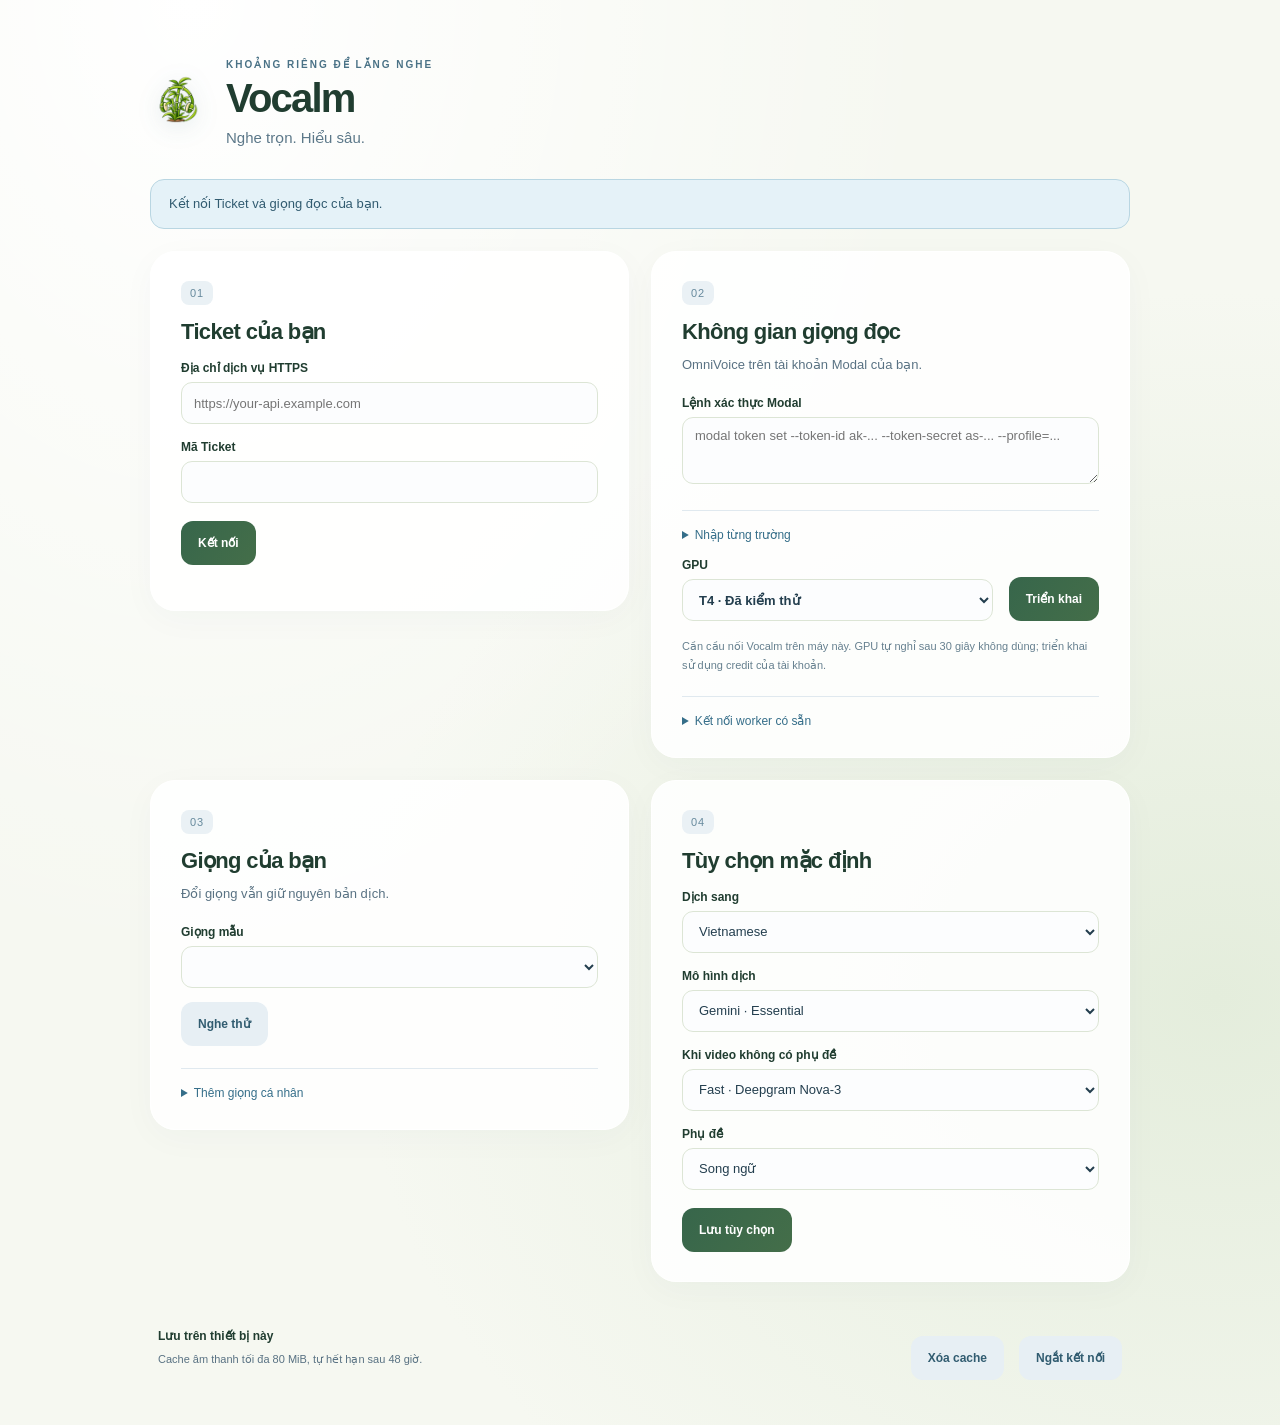
<file: extension/options.html>
<!doctype html>
<html lang="vi">
  <head>
    <meta charset="utf-8" />
    <meta name="viewport" content="width=device-width, initial-scale=1" />
    <title>Vocalm · Kết nối</title>
    <link rel="stylesheet" href="options.css" />
    <link rel="stylesheet" href="voice-picker.css" />
  </head>
  <body>
    <main>
      <header>
        <img src="icons/icon-128.png" width="56" height="56" alt="" />
        <div>
          <span class="eyebrow">KHOẢNG RIÊNG ĐỂ LẮNG NGHE</span>
          <h1>Vocalm</h1>
          <p>Nghe trọn. Hiểu sâu.</p>
        </div>
      </header>
      <div id="status" role="status" aria-live="polite">
        Kết nối Ticket và giọng đọc của bạn.
      </div>
      <div class="grid">
        <section>
          <span class="number">01</span>
          <h2>Ticket của bạn</h2>
          <form id="access-form">
            <label for="backend">Địa chỉ dịch vụ HTTPS</label
            ><input
              id="backend"
              type="url"
              required
              placeholder="https://your-api.example.com"
              autocomplete="url"
            /><label for="ticket">Mã Ticket</label
            ><input
              id="ticket"
              type="password"
              required
              minlength="16"
              autocomplete="off"
            /><button class="primary">Kết nối</button>
          </form>
          <p id="expiry" class="note"></p>
        </section>
        <section>
          <span class="number">02</span>
          <h2>Không gian giọng đọc</h2>
          <p>OmniVoice trên tài khoản Modal của bạn.</p>
          <form id="deploy-form">
            <label for="command">Lệnh xác thực Modal</label
            ><textarea
              id="command"
              rows="3"
              spellcheck="false"
              placeholder="modal token set --token-id ak-... --token-secret as-... --profile=..."
            ></textarea>
            <details>
              <summary>Nhập từng trường</summary>
              <label for="token-id">Token ID</label
              ><input id="token-id" autocomplete="off" /><label
                for="token-secret"
                >Token secret</label
              ><input id="token-secret" type="password" autocomplete="off" />
            </details>
            <div class="row">
              <label
                >GPU<select id="gpu">
                  <option value="T4">T4 · Đã kiểm thử</option>
                  <option value="L4">L4 · Tùy khả dụng</option>
                </select></label
              ><button class="primary" id="deploy">Triển khai</button>
            </div>
          </form>
          <p class="note">
            Cần cầu nối Vocalm trên máy này. GPU tự nghỉ sau 30 giây không dùng;
            triển khai sử dụng credit của tài khoản.
          </p>
          <div id="deployment" role="status"></div>
          <details>
            <summary>Kết nối worker có sẵn</summary>
            <form id="endpoint-form">
              <label for="endpoint">Modal HTTPS endpoint</label
              ><input id="endpoint" type="url" required /><label for="proxy-id"
                >Workspace proxy key</label
              ><input
                id="proxy-id"
                required
                autocomplete="off"
                placeholder="wk-..."
              /><label for="proxy-secret">Workspace proxy secret</label
              ><input
                id="proxy-secret"
                type="password"
                required
                autocomplete="off"
                placeholder="ws-..."
              /><button class="secondary">Kiểm tra & kết nối</button>
            </form>
          </details>
        </section>
        <section>
          <span class="number">03</span>
          <h2>Giọng của bạn</h2>
          <p>Đổi giọng vẫn giữ nguyên bản dịch.</p>
          <label for="voice">Giọng mẫu</label
          ><select id="voice"></select
          ><button class="secondary" id="preview">Nghe thử</button
          ><audio id="sample" controls hidden></audio>
          <details>
            <summary>Thêm giọng cá nhân</summary>
            <form id="voice-form">
              <label for="wav">Mẫu WAV · 1–30 giây</label
              ><input
                id="wav"
                type="file"
                accept=".wav,audio/wav"
                required
              /><label for="reference-text">Lời nói chính xác trong mẫu</label
              ><textarea
                id="reference-text"
                maxlength="1200"
                rows="3"
                required
              ></textarea
              ><label class="check"
                ><input id="consent" type="checkbox" required />Tôi có quyền sử
                dụng giọng này.</label
              ><button class="secondary">Lưu giọng</button>
            </form>
          </details>
        </section>
        <section>
          <span class="number">04</span>
          <h2>Tùy chọn mặc định</h2>
          <form id="defaults-form">
            <label for="language">Dịch sang</label
            ><select id="language">
              <option value="vi">Vietnamese</option>
              <option value="en">English</option>
              <option value="ja">Japanese</option>
              <option value="ko">Korean</option>
              <option value="zh">Chinese</option>
              <option value="fr">French</option>
              <option value="de">German</option>
              <option value="es">Spanish</option></select
            ><label for="model">Mô hình dịch</label
            ><select id="model">
              <option value="basic">Gemini · Essential</option>
              <option value="advanced">Gemini · Advanced</option>
              <option value="deepseek">DeepSeek</option></select
            ><label for="asr">Khi video không có phụ đề</label
            ><select id="asr">
              <option value="fast">Fast · Deepgram Nova-3</option>
              <option value="quality">Quality · Qwen3-ASR</option></select
            ><label for="subtitle-mode">Phụ đề</label
            ><select id="subtitle-mode">
              <option value="bilingual">Song ngữ</option>
              <option value="translated">Bản dịch</option>
              <option value="original">Bản gốc</option></select
            ><button class="primary">Lưu tùy chọn</button>
          </form>
        </section>
      </div>
      <footer>
        <div>
          <strong>Lưu trên thiết bị này</strong>
          <p>Cache âm thanh tối đa 80 MiB, tự hết hạn sau 48 giờ.</p>
        </div>
        <button id="clear" class="secondary">Xóa cache</button
        ><button id="disconnect" class="secondary">Ngắt kết nối</button>
      </footer>
    </main>
    <script src="lib/core.js"></script>
    <script src="lib/voice-picker.js"></script>
    <script src="options.js"></script>
  </body>
</html>
</file>
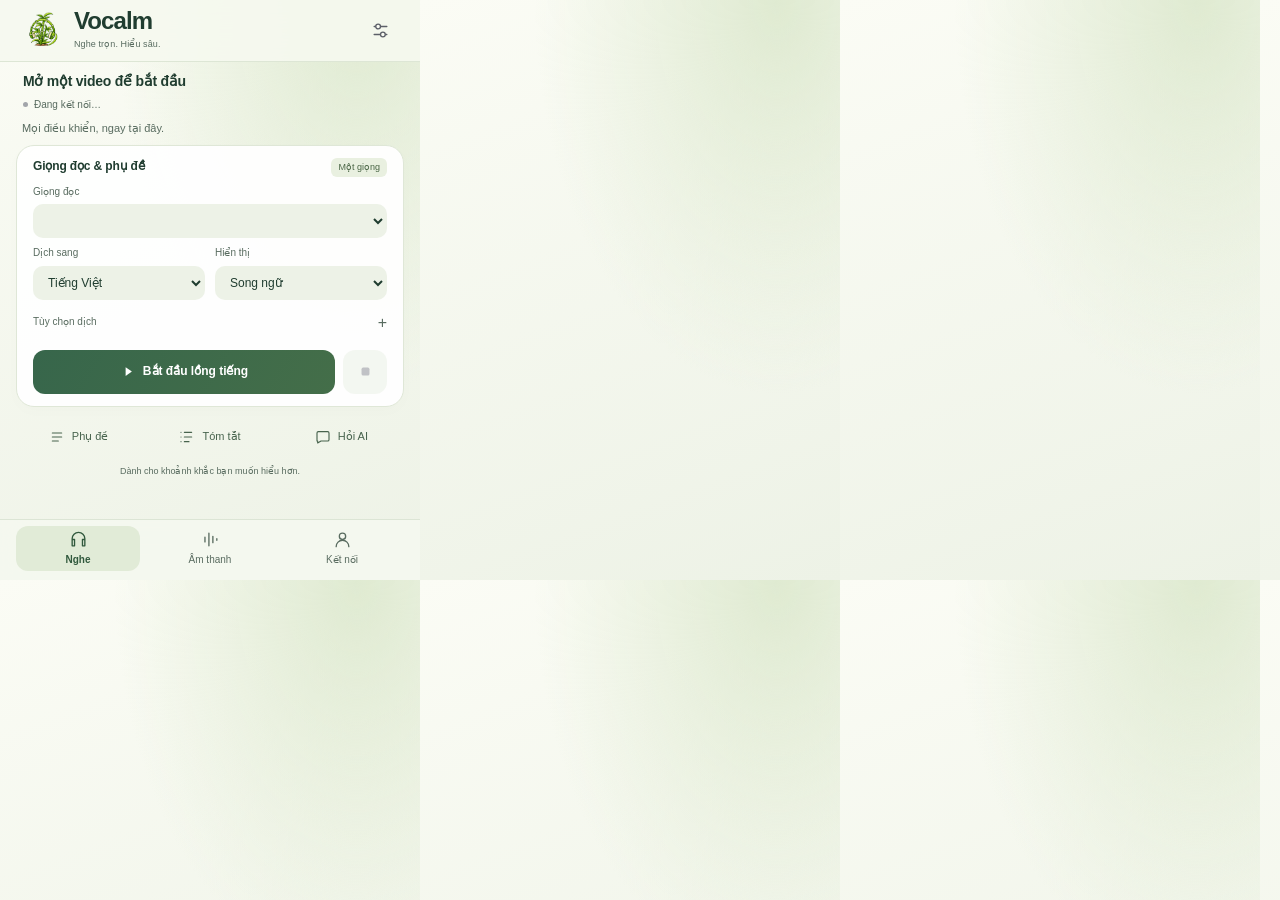
<file: extension/popup.html>
<!doctype html>
<html lang="vi">
  <head>
    <meta charset="utf-8" />
    <meta name="viewport" content="width=device-width, initial-scale=1" />
    <title>Vocalm</title>
    <link rel="stylesheet" href="popup.css" />
    <link rel="stylesheet" href="voice-picker.css" />
  </head>
  <body>
    <header class="topbar">
      <div class="brand">
        <img src="icons/icon-128.png" width="34" height="34" alt="" />
        <div>
          <h1>Vocalm</h1>
          <span>Nghe trọn. Hiểu sâu.</span>
        </div>
      </div>
      <button
        id="settings"
        class="icon-button"
        aria-label="Cài đặt"
        title="Cài đặt"
      >
        <svg viewBox="0 0 24 24">
          <path d="M4 7h16M4 17h16" />
          <circle cx="9" cy="7" r="3" />
          <circle cx="15" cy="17" r="3" />
        </svg>
      </button>
    </header>
    <main id="home">
      <section class="now-playing">
        <span class="eyebrow">VIDEO HIỆN TẠI</span>
        <h2 id="video-title">Mở một video để bắt đầu</h2>
        <div class="connection">
          <span id="connection-dot"></span
          ><span id="connection-text">Đang kết nối…</span>
        </div>
      </section>
      <div id="status" role="status" aria-live="polite">
        Mọi điều khiển, ngay tại đây.
      </div>
      <section class="card" id="listen-view">
        <div class="section-heading">
          <h3>Giọng đọc & phụ đề</h3>
          <span class="pill">Một giọng</span>
        </div>
        <label class="field" for="voice"
          >Giọng đọc<select id="voice"></select
        ></label>
        <div class="two-columns">
          <label class="field" for="language"
            >Dịch sang<select id="language">
              <option value="vi">Tiếng Việt</option>
              <option value="en">English</option>
              <option value="ja">日本語</option>
              <option value="ko">한국어</option>
              <option value="zh">中文</option>
              <option value="fr">Français</option>
              <option value="de">Deutsch</option>
              <option value="es">Español</option>
            </select></label
          ><label class="field" for="mode"
            >Hiển thị<select id="mode">
              <option value="bilingual">Song ngữ</option>
              <option value="translated">Bản dịch</option>
              <option value="original">Bản gốc</option>
              <option value="off">Ẩn phụ đề</option>
            </select></label
          >
        </div>
        <details class="advanced">
          <summary>Tùy chọn dịch</summary>
          <label class="field"
            >Mô hình<select id="model">
              <option value="basic">Gemini · Cơ bản</option>
              <option value="advanced">Gemini · Nâng cao</option>
              <option value="deepseek">DeepSeek</option>
            </select></label
          ><label class="field"
            >Video không có phụ đề<select id="asr">
              <option value="fast">Nhanh · Deepgram</option>
              <option value="quality">Chất lượng · Qwen ASR</option>
            </select></label
          >
          <div class="import-row">
            <label class="file-button"
              ><svg viewBox="0 0 24 24">
                <path d="M12 16V4m-4 4 4-4 4 4M5 15v5h14v-5" /></svg
              ><span id="file-name">Nhập phụ đề .srt</span
              ><input id="srt" type="file" accept=".srt" /></label
            ><label class="check"
              ><input id="translated" type="checkbox" />Đã dịch</label
            >
          </div>
        </details>
        <div class="play-actions">
          <button id="start" class="primary">
            <svg viewBox="0 0 24 24"><path d="m9 5 10 7-10 7Z" /></svg
            ><span>Bắt đầu lồng tiếng</span></button
          ><button
            id="stop"
            class="stop"
            aria-label="Dừng lồng tiếng"
            title="Dừng"
            disabled
          >
            <svg viewBox="0 0 24 24">
              <rect x="7" y="7" width="10" height="10" rx="2" />
            </svg>
          </button>
        </div>
        <button id="use-asr" class="fallback-action" hidden>
          Dùng ASR cho video này
        </button>
      </section>
      <section class="card mixer" id="sound-view" hidden>
        <div class="section-heading">
          <h3>Âm thanh</h3>
          <span class="caption">Theo cách bạn nghe</span>
        </div>
        <label class="slider-label" for="original"
          ><span>Video gốc</span><output id="original-value">20%</output></label
        ><input id="original" type="range" min="0" max="100" value="20" /><label
          class="slider-label"
          for="dub"
          ><span>Giọng lồng tiếng</span
          ><output id="dub-value">100%</output></label
        ><input id="dub" type="range" min="0" max="100" value="100" />
        <details class="advanced">
          <summary>Nhạc nền</summary>
          <select id="bgm" aria-label="Nhạc nền">
            <option value="">Tắt</option></select
          ><label class="slider-label" for="music"
            ><span>Âm lượng nhạc</span
            ><output id="music-value">12%</output></label
          ><input id="music" type="range" min="0" max="100" value="12" />
        </details>
      </section>
      <nav class="study-actions" aria-label="Học cùng video">
        <button data-section="transcript">
          <svg viewBox="0 0 24 24"><path d="M5 6h14M5 12h14M5 18h9" /></svg>Phụ
          đề</button
        ><button data-section="summary">
          <svg viewBox="0 0 24 24">
            <path d="M8 5h11M8 12h11M8 19h7M3 5h.01M3 12h.01M3 19h.01" /></svg
          >Tóm tắt</button
        ><button data-section="chat">
          <svg viewBox="0 0 24 24">
            <path
              d="M5 4h14a2 2 0 0 1 2 2v10a2 2 0 0 1-2 2H9l-5 3v-3H3V6a2 2 0 0 1 2-2Z"
            /></svg
          >Hỏi AI
        </button>
      </nav>
      <footer>
        <span id="ready-label">Dành cho khoảnh khắc bạn muốn hiểu hơn.</span>
      </footer>
    </main>
    <section id="preferences" hidden aria-label="Cài đặt">
      <div class="preferences-header">
        <button id="back" class="icon-button" aria-label="Quay lại">
          <svg viewBox="0 0 24 24"><path d="m14 5-7 7 7 7" /></svg>
        </button>
        <h2>Cài đặt</h2>
        <span>Lưu trên thiết bị này</span>
      </div>
      <iframe id="settings-frame" title="Cài đặt Vocalm"></iframe>
    </section>
    <nav class="bottom-nav" aria-label="Vocalm">
      <button data-view="listen" aria-pressed="true">
        <svg viewBox="0 0 24 24">
          <path d="M4 14v-3a8 8 0 0 1 16 0v3M4 12h3v8H4zM17 12h3v8h-3z" /></svg
        >Nghe</button
      ><button data-view="sound" aria-pressed="false">
        <svg viewBox="0 0 24 24"><path d="M5 9v6m5-11v16m5-12v8m5-5v2" /></svg
        >Âm thanh</button
      ><button data-view="account" aria-pressed="false">
        <svg viewBox="0 0 24 24">
          <circle cx="12" cy="8" r="4" />
          <path d="M4 21a8 8 0 0 1 16 0" /></svg
        >Kết nối
      </button>
    </nav>
    <script src="lib/core.js"></script>
    <script src="lib/voice-picker.js"></script>
    <script src="popup.js"></script>
  </body>
</html>
</file>
<file: extension/options.css>
:root {
  font-family: -apple-system, BlinkMacSystemFont, "Segoe UI", sans-serif;
  color: #203d30;
  background: #f6f8f1;
  --accent: #37664b;
  --line: #dce5d5;
}
* {
  box-sizing: border-box;
}
body {
  margin: 0;
  background:
    radial-gradient(ellipse at 15% 0, #fff, transparent 48%),
    radial-gradient(ellipse at 95% 70%, #e4eddc, transparent 50%);
  min-height: 100vh;
}
main {
  max-width: 1040px;
  padding: 54px 30px 35px;
  margin: auto;
}
header {
  display: flex;
  align-items: center;
  gap: 20px;
  margin-bottom: 28px;
}
header img {
  filter: drop-shadow(0 5px 12px #225c7226);
}
h1 {
  font-size: 40px;
  font-weight: 650;
  letter-spacing: -1.8px;
  margin: 4px 0;
}
header p {
  margin: 0;
  font-size: 15px;
  color: #5c7889;
}
.eyebrow {
  font-size: 10px;
  letter-spacing: 2px;
  font-weight: 700;
  color: #4a7286;
}
#status {
  border: 1px solid #b9d6e2;
  border-radius: 14px;
  padding: 14px 18px;
  font-size: 13px;
  color: #315b70;
  background: #e5f2f8;
  margin-bottom: 22px;
  line-height: 1.6;
}
#status[data-error="true"] {
  color: #913d30;
  background: #fae9e4;
  border-color: #e4bdb1;
}
.grid {
  display: grid;
  grid-template-columns: 1fr 1fr;
  gap: 22px;
  align-items: start;
}
section {
  padding: 29px 30px;
  border-radius: 25px;
  background: #ffffffdc;
  border: 1px solid #fff;
  box-shadow: 0 8px 35px #25485b08;
  animation: enter 0.45s cubic-bezier(0.22, 0.8, 0.22, 1) both;
}
section:nth-child(2) {
  animation-delay: 0.06s;
}
section:nth-child(3) {
  animation-delay: 0.1s;
}
.number {
  font-size: 11px;
  font-variant-numeric: tabular-nums;
  letter-spacing: 1px;
  color: #678a9d;
  display: inline-block;
  background: #eaf1f5;
  padding: 6px 9px;
  border-radius: 8px;
}
h2 {
  font-size: 22px;
  letter-spacing: -0.65px;
  margin: 14px 0 9px;
  font-weight: 600;
}
p {
  font-size: 13px;
  line-height: 1.7;
  color: #597283;
  margin: 0 0 20px;
}
label {
  font-size: 12px;
  font-weight: 600;
  display: block;
  margin: 16px 0 7px;
}
input,
select,
textarea,
button {
  font: inherit;
}
input:not([type="checkbox"]),
select,
textarea {
  width: 100%;
  border: 1px solid var(--line);
  border-radius: 11px;
  background: #fcfdfe;
  color: #233e4e;
  min-height: 42px;
  padding: 10px 12px;
  font-size: 13px;
}
textarea {
  resize: vertical;
}
input[type="file"] {
  font-size: 11px;
}
button {
  border: 0;
  cursor: pointer;
  font-weight: 600;
  border-radius: 12px;
  min-height: 44px;
  padding: 11px 17px;
  font-size: 12px;
  transition:
    transform 0.18s,
    background 0.18s;
}
button:active {
  transform: scale(0.98);
}
button:disabled {
  opacity: 0.5;
  cursor: default;
}
.primary {
  color: white;
  background: linear-gradient(125deg, #37664b, #446e49);
  margin-top: 18px;
}
.secondary {
  color: #315c70;
  background: #e7eff4;
  margin-top: 14px;
}
button:focus-visible,
input:focus-visible,
select:focus-visible,
textarea:focus-visible,
summary:focus-visible {
  outline: 3px solid #258db7;
  outline-offset: 3px;
}
.row {
  display: flex;
  align-items: end;
  gap: 16px;
}
.row > label {
  flex: 1;
  margin-bottom: 0;
}
.row select {
  margin-top: 7px;
}
.note {
  font-size: 11px;
  line-height: 1.65;
  margin: 16px 0 0;
  color: #66808f;
}
details {
  border-top: 1px solid #e0e9ef;
  margin-top: 22px;
  padding-top: 17px;
}
summary {
  cursor: pointer;
  font-size: 12px;
  color: #356e89;
  list-style-position: inside;
}
.check {
  display: flex;
  align-items: center;
  gap: 8px;
  font-size: 11px;
  line-height: 1.6;
}
audio {
  width: 100%;
  margin-top: 14px;
}
footer {
  display: flex;
  align-items: center;
  gap: 15px;
  margin-top: 30px;
  padding: 10px 8px;
}
footer div {
  flex: 1;
}
footer strong {
  font-size: 12px;
}
footer p {
  font-size: 11px;
  margin: 6px 0;
  max-width: 450px;
}
footer button {
  white-space: nowrap;
  margin: 0;
}
#deployment {
  font-size: 12px;
  line-height: 1.6;
  color: #30667e;
  margin-top: 10px;
}
@keyframes enter {
  from {
    opacity: 0;
    transform: translateY(10px);
  }
  to {
    opacity: 1;
    transform: none;
  }
}
.embedded main {
  padding: 14px;
}
.embedded header {
  display: none;
}
.embedded .grid {
  grid-template-columns: minmax(0, 1fr);
  gap: 12px;
}
.embedded section {
  padding: 18px;
  border-radius: 18px;
  min-width: 0;
}
.embedded h2 {
  font-size: 19px;
  margin-top: 10px;
}
.embedded p {
  font-size: 12px;
  margin-bottom: 12px;
  color: #727780;
}
.embedded #status {
  margin-bottom: 12px;
  padding: 11px 13px;
  background: #e7efdf;
  border-color: #dce5d5;
  color: #37664b;
}
.embedded .number {
  background: #e7efdf;
  color: #596c60;
}
.embedded .connection-details {
  margin: 0;
  border: 0;
  padding: 0;
}
.embedded .connection-details > summary {
  font-size: 15px;
  color: #203d30;
  font-weight: 600;
  padding: 4px 0;
}
.embedded section {
  border-color: #dce5d5;
}
.embedded .number {
  display: none;
}
.embedded footer {
  margin-top: 12px;
  gap: 8px;
}
.embedded .row {
  gap: 10px;
}
.embedded .row > label {
  min-width: 0;
}
.embedded input,
.embedded textarea {
  max-width: 100%;
}
@media (max-width: 720px) {
  main {
    padding: 25px 16px;
  }
  .grid {
    grid-template-columns: 1fr;
  }
  section {
    padding: 23px;
  }
  footer {
    flex-wrap: wrap;
  }
  footer div {
    flex-basis: 100%;
  }
}
@media (prefers-reduced-motion: reduce) {
  * {
    animation: none !important;
    transition: none !important;
  }
}
@media (prefers-contrast: more) {
  p,
  .note {
    color: #314f60;
  }
  input,
  select,
  textarea {
    border-color: #617d8d;
  }
}
</file>
<file: extension/voice-picker.css>
.voice-picker {
  margin: 5px 0;
  min-width: 0;
  color: #203d30;
  font:
    12px/1.4 -apple-system,
    BlinkMacSystemFont,
    "Segoe UI",
    sans-serif;
}
.voice-picker [hidden] {
  display: none !important;
}
.voice-picker-toggle {
  width: 100%;
  min-height: 36px;
  display: flex;
  align-items: center;
  justify-content: space-between;
  gap: 8px;
  padding: 8px 12px;
  border: 1px solid #dce6d4;
  border-radius: 11px;
  background: #edf3e7;
  color: #203d30;
  text-align: left;
  font: inherit;
  cursor: pointer;
}
.voice-picker-toggle svg {
  width: 16px;
  height: 16px;
  fill: none;
  stroke: currentColor;
  stroke-width: 1.7;
}
.voice-picker-panel {
  padding: 9px;
  margin-top: 5px;
  border-radius: 14px;
  border: 1px solid #dce6d4;
  background: #f8fbf3;
}
.voice-columns {
  display: grid;
  grid-template-columns: minmax(0, 1fr) minmax(0, 1fr);
  gap: 10px;
}
.voice-picker .voice-columns > section {
  padding: 0;
  border: 0;
  margin: 0;
  background: transparent;
  box-shadow: none;
  animation: none;
  min-width: 0;
}
.voice-picker h4 {
  margin: 0 0 7px;
  padding: 0 5px;
  font:
    600 11px/1.4 -apple-system,
    BlinkMacSystemFont,
    "Segoe UI",
    sans-serif;
  color: #596c60;
}
.voice-picker .voice-choice {
  position: relative;
  display: block;
  width: 100%;
  min-height: 32px;
  margin: 2px 0;
  border: 1px solid transparent;
  border-radius: 8px;
  padding: 5px 17px 5px 8px;
  background: transparent;
  color: #203d30;
  font: inherit;
  text-align: left;
  cursor: pointer;
  overflow-wrap: anywhere;
}
.voice-picker .voice-choice:hover {
  background: #e7efdf;
}
.voice-picker .voice-choice[aria-pressed="true"] {
  background: #dfebd5;
  border-color: #9fb891;
  font-weight: 600;
}
.voice-choice[aria-pressed="true"]::after {
  content: "\2713";
  position: absolute;
  right: 5px;
  top: 7px;
  font-size: 10px;
}
.voice-picker .voice-variant {
  display: grid;
  grid-template-columns: auto minmax(0, 1fr);
  align-items: center;
  gap: 12px;
  border-top: 1px solid #dce6d4;
  margin-top: 8px;
  padding-top: 8px;
  color: #596c60;
  font-size: 11px;
}
.voice-picker .voice-variant select {
  width: 100%;
  min-height: 30px;
  margin: 0;
  padding: 3px 6px;
  border: 1px solid #dce6d4;
  border-radius: 8px;
  background: #edf3e7;
  color: #203d30;
  font: inherit;
}
.voice-other {
  margin-top: 8px;
}
.voice-picker button:focus-visible,
.voice-picker select:focus-visible {
  outline: 2px solid #37664b;
  outline-offset: 2px;
}
</file>
<file: extension/popup.css>
:root {
  color-scheme: light;
  --ink: #203d30;
  --muted: #596c60;
  --line: #dce5d5;
  --blue: #37664b;
  --surface: #fff;
  --spring: cubic-bezier(0.22, 0.8, 0.24, 1);
  font:
    13px/1.45 -apple-system,
    BlinkMacSystemFont,
    "Segoe UI",
    sans-serif;
  color: var(--ink);
}
* {
  box-sizing: border-box;
}
html,
body {
  width: 420px;
  height: 580px;
  max-height: 100dvh;
  overflow: hidden;
}
body {
  display: flex;
  flex-direction: column;
  max-height: 100dvh;
  margin: 0;
  background: linear-gradient(165deg, #f8faf2, #eaf0e3);
  overflow-x: hidden;
  font: inherit;
  scrollbar-width: thin;
}
button,
input,
select {
  font: inherit;
}
button {
  cursor: pointer;
  border: 0;
}
button:disabled {
  opacity: 0.4;
  cursor: default;
}
button,
input,
select,
summary {
  outline-offset: 3px;
}
button:focus-visible,
input:focus-visible,
select:focus-visible,
summary:focus-visible {
  outline: 3px solid #37664b80;
}
button:active:not(:disabled) {
  transform: scale(0.98);
}
[hidden] {
  display: none !important;
}
svg {
  width: 19px;
  height: 19px;
  fill: none;
  stroke: currentColor;
  stroke-width: 1.7;
  stroke-linecap: round;
  stroke-linejoin: round;
  flex-shrink: 0;
}
.topbar {
  flex-shrink: 0;
  height: 62px;
  padding: 12px 22px;
  display: flex;
  align-items: center;
  justify-content: space-between;
  border-bottom: 1px solid #dce5d5;
  background: #f8faf2e8;
  backdrop-filter: blur(20px);
  position: sticky;
  top: 0;
  z-index: 3;
}
.brand {
  display: flex;
  align-items: center;
  gap: 10px;
}
.brand h1 {
  font-size: 23px;
  letter-spacing: -0.9px;
  font-weight: 650;
  margin: 0;
  line-height: 1.1;
}
.brand span {
  font-size: 10px;
  letter-spacing: 0.1px;
  color: var(--muted);
}
.icon-button {
  width: 36px;
  height: 36px;
  display: grid;
  place-items: center;
  border-radius: 50%;
  background: transparent;
  color: #5c6068;
}
.icon-button:hover {
  background: #dfe9d8;
}
.icon-button circle {
  fill: #f8faf2;
}
.now-playing {
  padding: 12px 23px 8px;
}
.eyebrow {
  font-size: 9px;
  letter-spacing: 1.5px;
  font-weight: 600;
  color: #858890;
}
.now-playing h2 {
  font-size: 15px;
  line-height: 1.4;
  font-weight: 600;
  letter-spacing: -0.25px;
  margin: 4px 0 6px;
  white-space: nowrap;
  overflow: hidden;
  text-overflow: ellipsis;
}
.connection {
  display: flex;
  align-items: center;
  gap: 6px;
  color: var(--muted);
  font-size: 10px;
}
.connection > span:first-child {
  width: 5px;
  height: 5px;
  border-radius: 50%;
  background: #a2a5aa;
}
.connection > span:first-child[data-ready="true"] {
  background: #30a46c;
}
#status {
  margin: 0 22px 8px;
  font-size: 11px;
  color: #596c60;
  line-height: 1.5;
}
#status[data-error="true"] {
  color: #b84636;
}
.card {
  margin: 0 16px 9px;
  border: 1px solid #e7e8eb;
  border-radius: 18px;
  padding: 12px 16px;
  background: var(--surface);
  box-shadow: 0 2px 3px #17202c02;
}
.section-heading {
  display: flex;
  align-items: center;
  justify-content: space-between;
  gap: 8px;
  margin-bottom: 8px;
}
h3 {
  font-size: 12px;
  font-weight: 650;
  letter-spacing: -0.15px;
  margin: 0;
}
.pill {
  font-size: 9px;
  color: #737983;
  padding: 3px 7px;
  background: #f4f5f7;
  border-radius: 6px;
}
.field {
  display: block;
  color: #596c60;
  font-size: 10px;
  font-weight: 500;
}
select {
  display: block;
  background: #edf2e7;
  border: 1px solid transparent;
  border-radius: 10px;
  min-height: 34px;
  width: 100%;
  padding: 0 10px;
  color: var(--ink);
  font-size: 12px;
  margin-top: 5px;
  cursor: pointer;
}
.two-columns {
  display: grid;
  grid-template-columns: 1fr 1fr;
  gap: 10px;
  margin-top: 8px;
}
.fallback-action {
  width: 100%;
  min-height: 36px;
  margin-top: 8px;
  border: 1px solid var(--line, #d7d9dd);
  border-radius: 10px;
  background: #edf2e7;
  color: var(--ink);
  font-size: 12px;
  cursor: pointer;
}
.fallback-action:hover:not(:disabled) {
  background: #dfe9d8;
}
.advanced {
  margin-top: 8px;
  font-size: 10px;
  color: #596c60;
}
.advanced summary {
  cursor: pointer;
  list-style: none;
  display: flex;
  justify-content: space-between;
  align-items: center;
  padding: 3px 0;
}
.advanced summary::after {
  content: "+";
  font-size: 16px;
  font-weight: 300;
}
.advanced[open] summary::after {
  content: "−";
}
.advanced .field {
  margin-top: 9px;
}
.import-row {
  display: flex;
  justify-content: space-between;
  align-items: center;
  margin-top: 12px;
  border-top: 1px solid #f0f0f2;
  padding-top: 11px;
  gap: 10px;
}
.file-button {
  display: flex;
  gap: 6px;
  align-items: center;
  font-size: 10px;
  color: #6c727c;
  cursor: pointer;
  min-width: 0;
}
.file-button span {
  max-width: 200px;
  overflow: hidden;
  text-overflow: ellipsis;
  white-space: nowrap;
}
.file-button svg {
  width: 14px;
  height: 14px;
}
.file-button input {
  position: absolute;
  width: 1px;
  height: 1px;
  opacity: 0;
}
.file-button:focus-within {
  outline: 2px solid var(--blue);
  outline-offset: 3px;
}
.check {
  font-size: 10px;
  display: flex;
  align-items: center;
  gap: 4px;
  color: #596c60;
  white-space: nowrap;
}
.check input {
  accent-color: var(--blue);
}
.play-actions {
  display: flex;
  gap: 8px;
  margin-top: 13px;
}
.primary {
  background: #37664b;
  color: white;
  border-radius: 12px;
  min-height: 44px;
  display: flex;
  justify-content: center;
  align-items: center;
  gap: 8px;
  flex: 1;
  font-size: 12px;
  font-weight: 600;
  transition:
    background 0.2s,
    transform 0.2s var(--spring);
}
.primary:hover {
  background: #284e38;
}
.primary svg {
  width: 15px;
  height: 15px;
  fill: currentColor;
  stroke-width: 0;
}
.stop {
  width: 44px;
  border-radius: 12px;
  background: #e5eddf;
  display: grid;
  place-items: center;
  color: #656a74;
}
.stop svg {
  fill: currentColor;
  stroke: none;
}
.caption {
  font-size: 9px;
  color: #596c60;
}
.slider-label {
  display: flex;
  justify-content: space-between;
  font-size: 10px;
  color: #656a74;
  margin: 9px 0 3px;
}
output {
  color: #596c60;
  font-size: 10px;
  font-variant-numeric: tabular-nums;
}
input[type="range"] {
  width: 100%;
  height: 17px;
  margin: 0;
  accent-color: #37664b;
  cursor: pointer;
}
.mixer {
  padding-bottom: 14px;
}
.mixer .section-heading {
  margin-bottom: 8px;
}
.study-actions {
  margin: 1px 17px 0;
  display: grid;
  grid-template-columns: repeat(3, 1fr);
  gap: 8px;
}
.study-actions button {
  background: transparent;
  color: #646a74;
  min-height: 42px;
  border-radius: 10px;
  display: flex;
  align-items: center;
  justify-content: center;
  gap: 7px;
  font-size: 11px;
}
.study-actions button:hover {
  background: #dfe9d8;
}
.study-actions svg {
  width: 16px;
  height: 16px;
}
footer {
  padding: 10px 20px 15px;
  text-align: center;
  font-size: 9px;
  color: #596c60;
}
.preferences-header {
  height: 54px;
  display: flex;
  align-items: center;
  gap: 8px;
  padding: 0 14px;
  border-bottom: 1px solid var(--line);
}
.preferences-header h2 {
  font-size: 14px;
  letter-spacing: -0.3px;
  margin: 0;
  flex: 1;
}
.preferences-header span {
  font-size: 9px;
  color: var(--muted);
}
#preferences {
  animation: slide 0.22s var(--spring);
}
#settings-frame {
  border: 0;
  width: 100%;
  height: 474px;
  display: block;
  background: #edf2e7;
}
#home {
  animation: reveal 0.22s var(--spring);
}
@keyframes slide {
  from {
    opacity: 0.4;
    transform: translateX(12px);
  }
  to {
    opacity: 1;
    transform: none;
  }
}
@keyframes reveal {
  from {
    opacity: 0.5;
    transform: translateY(4px);
  }
  to {
    opacity: 1;
    transform: none;
  }
}
@media (prefers-reduced-motion: reduce) {
  * {
    animation: none !important;
    transition: none !important;
  }
}
@media (prefers-contrast: more) {
  :root {
    --muted: #50545d;
  }
  .caption,
  .field,
  .eyebrow,
  footer,
  output {
    color: #50545d;
  }
  .card {
    border-color: #aaa;
  }
}

/* Quiet forest surfaces; one focused view at a time. */
body {
  background:
    radial-gradient(ellipse at 85% 0, #dfead1 0, transparent 48%),
    linear-gradient(160deg, #fbfcf5, #edf2e6);
}
.topbar {
  background: #f6f9efeb;
  border-bottom-color: #dde6d5;
}
.brand img {
  width: 42px;
  height: 42px;
  object-fit: contain;
}
.brand h1 {
  font-size: 24px;
  font-weight: 600;
  color: #203d30;
}
.brand span {
  font-size: 9px;
}
.now-playing {
  padding-top: 10px;
}
.now-playing .eyebrow {
  display: none;
}
.now-playing h2 {
  margin-top: 0;
  font-size: 14px;
}
.card {
  border-color: #dfe7d7;
  background: #fffffff0;
  box-shadow: 0 4px 16px #203d3004;
}
#status {
  max-height: 48px;
  overflow: auto;
  color: #596c60;
}
.pill {
  background: #e9f0e0;
  color: #486443;
}
.field,
.caption,
output,
footer,
.eyebrow {
  color: #596c60;
}
.primary {
  background: linear-gradient(120deg, #37664b, #446e49);
}
#sound-view {
  min-height: 270px;
  padding-top: 20px;
}
#sound-view .slider-label {
  margin-top: 24px;
  font-size: 12px;
}
#sound-view input[type="range"] {
  height: 24px;
}
.bottom-nav {
  display: flex;
  padding: 6px 16px 9px;
  gap: 8px;
  position: sticky;
  bottom: 0;
  border-top: 1px solid #dce5d5;
  background: #f5f8efef;
  backdrop-filter: blur(16px);
  z-index: 4;
}
.bottom-nav button {
  flex: 1;
  display: flex;
  flex-direction: column;
  align-items: center;
  justify-content: center;
  gap: 4px;
  min-height: 45px;
  border-radius: 12px;
  color: #596c60;
  background: transparent;
  font-size: 10px;
}
.bottom-nav button[aria-pressed="true"] {
  background: #e1ebd7;
  color: #31593d;
  font-weight: 600;
}
.bottom-nav button:hover {
  background: #e7eedf;
}
#settings-frame {
  height: calc(100% - 54px);
}
#home,
#preferences {
  flex: 1;
  min-height: 0;
  overflow: auto;
  scrollbar-width: thin;
}
.bottom-nav {
  flex-shrink: 0;
  position: static;
}
.study-actions button {
  color: #47634d;
}
footer {
  padding: 7px 20px 10px;
}
</file>
